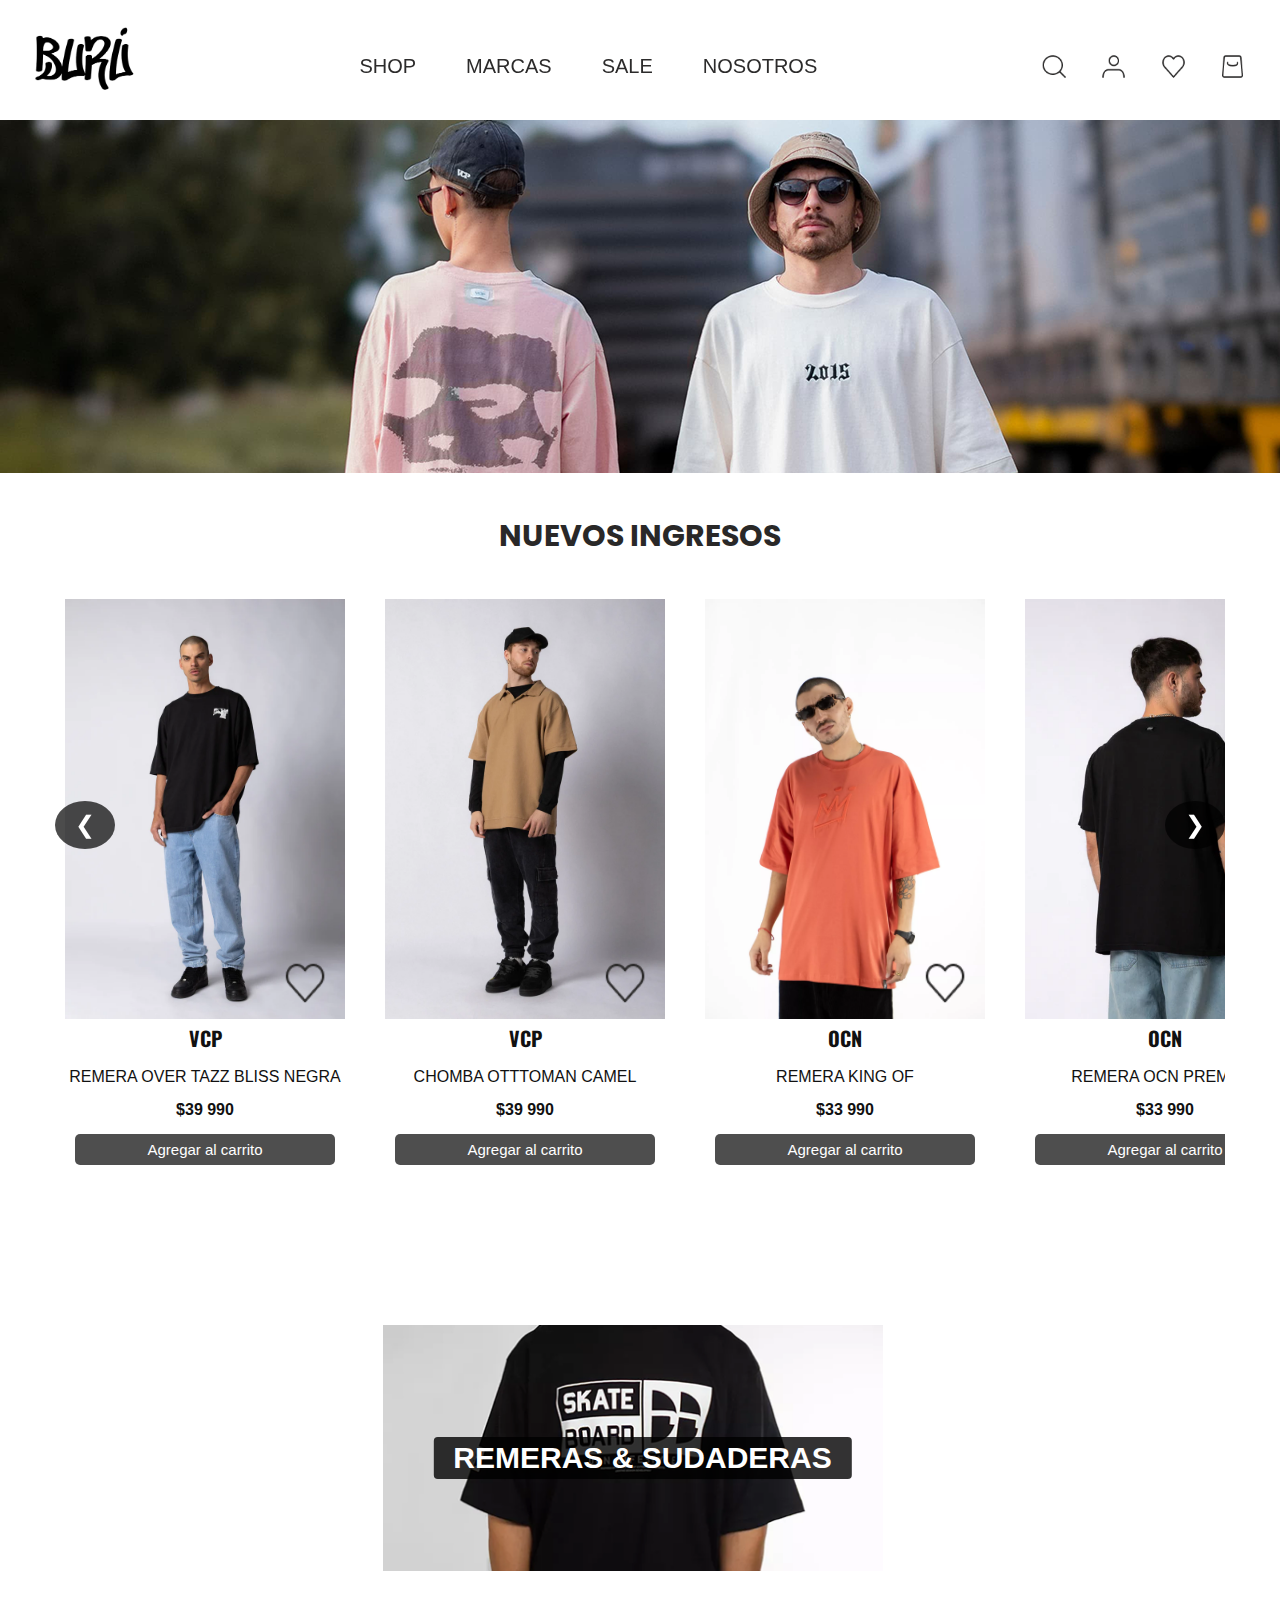
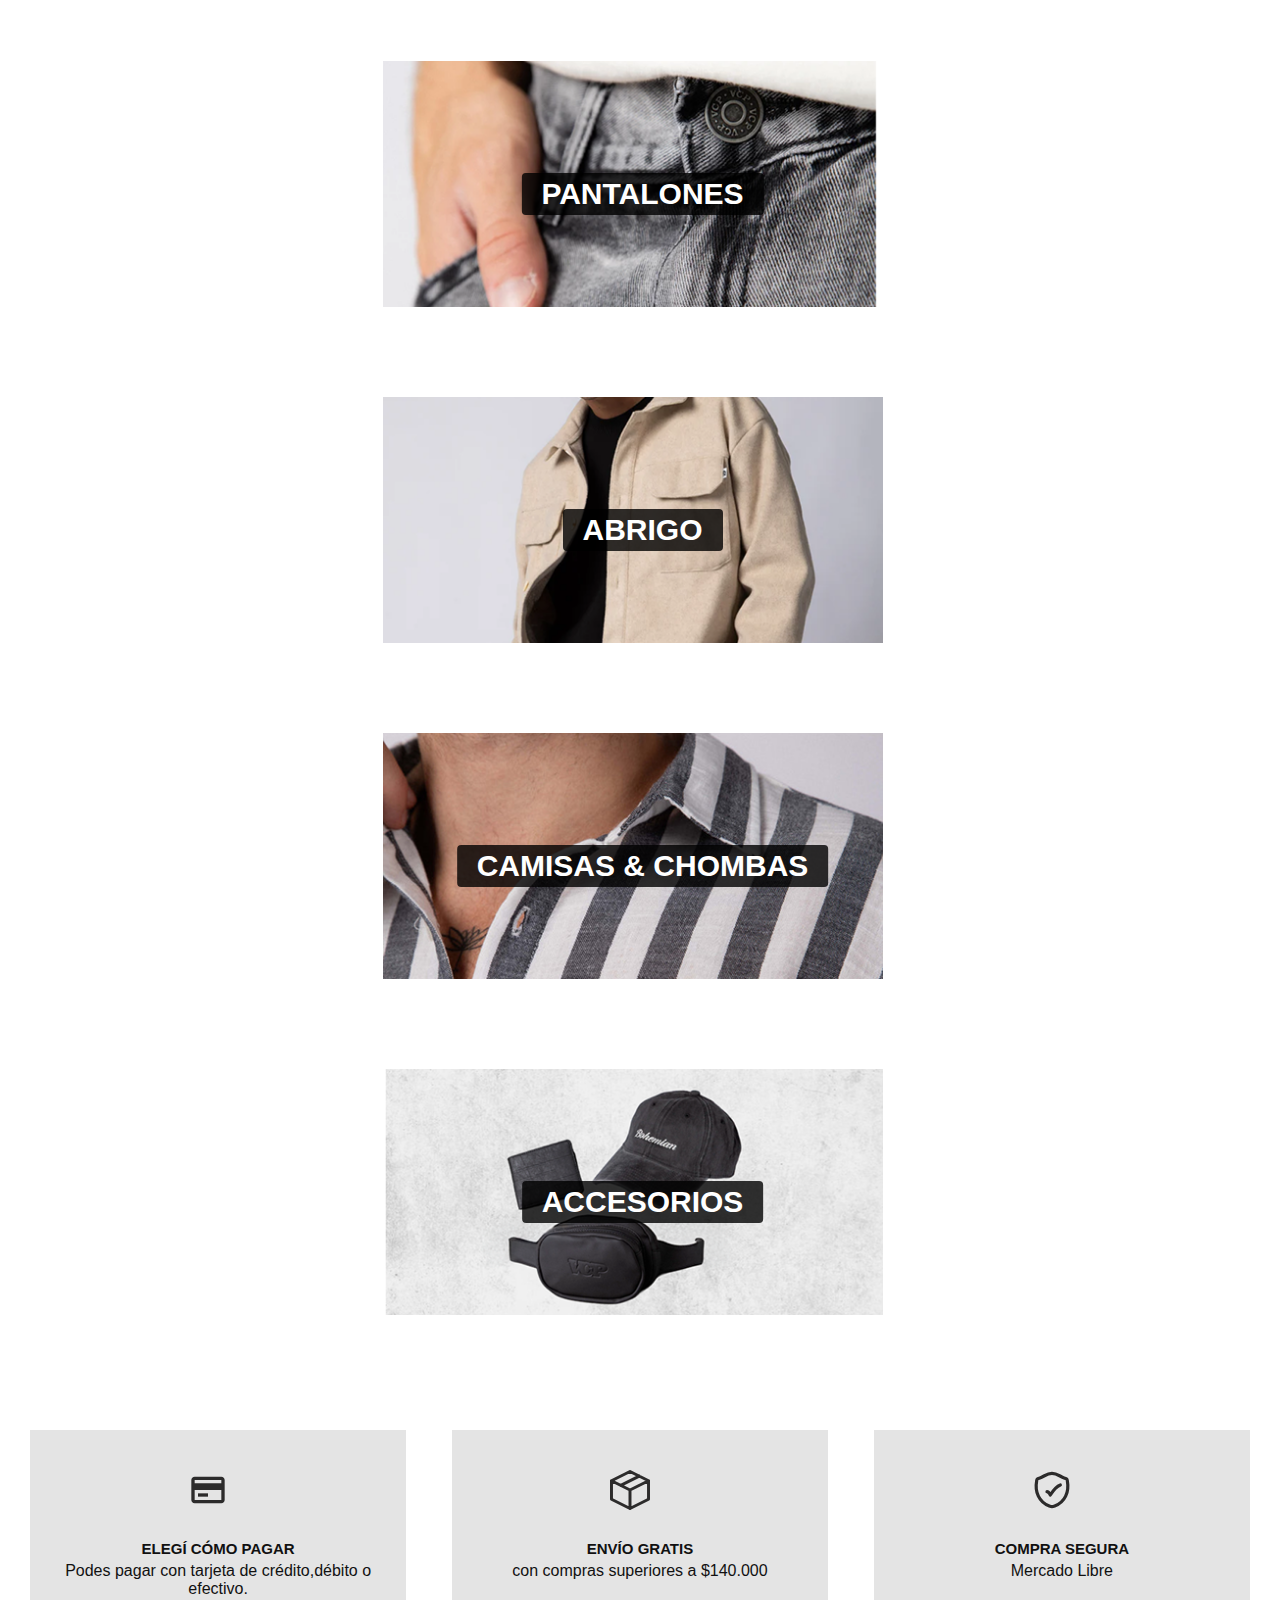
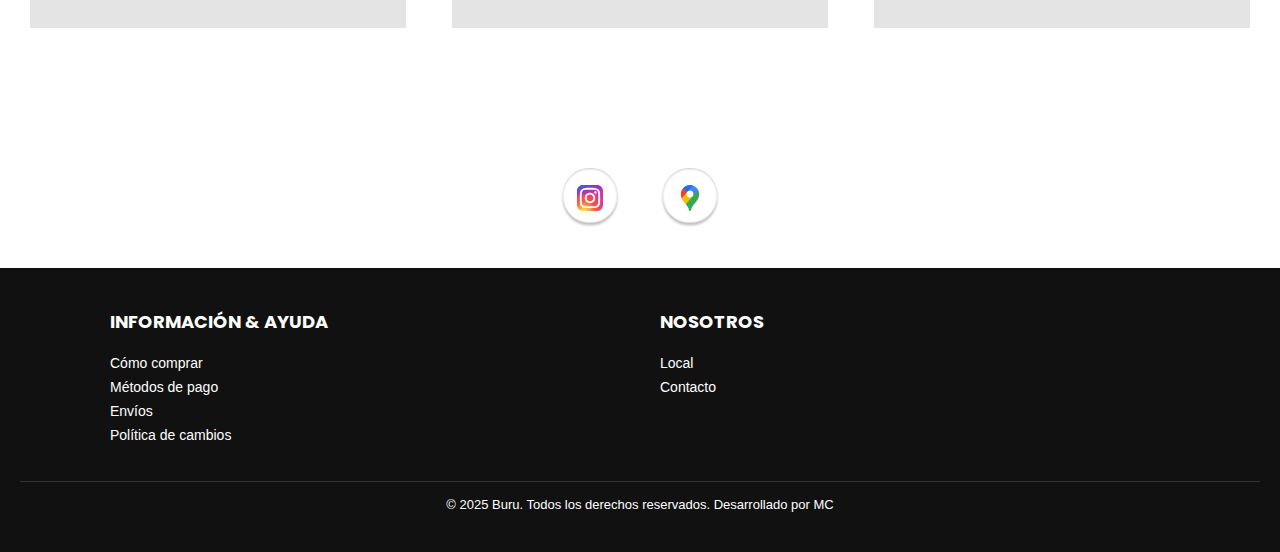
<file: index.html>
<!DOCTYPE html>
<html lang="es">
<head>
    <meta charset="UTF-8">
    <meta name="viewport" content="width=device-width, initial-scale=1.0">
    <title>Buru | Inicio</title>
    <link rel="stylesheet" href="styles.css">
</head>
<body>

    <header class="header">
        <div class="menu container">
            
        <img src="assets/Logo-en-negro.png" class="logo" alt="logo">
        
           <input type="checkbox" id="menu"/> 
           <label for="menu" class="menu-label">
              <img src="assets/menu.png"class="menu-icono" alt="menu">  
           </label>
           <nav class="navbar">
            <ul>
                <li><a href="pages/shop.html">shop</a></li>
                <li><a href="pages/marcas.html">marcas</a></li>
                <li><a href="pages/sale.html">sale</a></li>
                <li><a href="pages/nosotros.html">nosotros</a></li>
            </ul>
             </nav>
             <div>
                <ul class="menu-icons">
                    <li class="submenu">
                        <img src="assets/Search.png"  id="img-buscador" alt="Buscador">
                    </li>
                    
                    <li class="submenu">
                        <img src="assets/Profile.png" id="img-perfil" alt="perfil">
                    </li>
                     <li class="submenu">
                        <img src="assets/Favourite.png" id="img-favorito" alt="favorito">
                     </li>

        
                    <li class="submenu">
                        <img src="assets/Shop.png"  id="img-carrito" alt="carrito">
                        <div id="carrito">
                            <table id="lista-carrito">
                                <thead>
                                    <tr>
                                        <th>Imagen</th>
                                        <th>Nombre</th>
                                        <th>Precio</th>
                                        <th></th>
                                    </tr>
                                </thead>
                                <tbody></tbody>
                            </table>
                            <a href="#" id="vaciar-carrito" class="btn-2">Vaciar carrito</a>

                        </div>
                    </li>
                </ul>
             </div>
        </div>
     </header>

        <div class="header-content">
            <div class="header-img">
                <img src="assets/Foto-portada.png" class="header-img" alt="">
             </div>
         </div>

   

    
    <section class="carousel-container" id="lista-1">
        <div>
        <h2>Nuevos ingresos</h2>

        <div class="product-content">
            <div class="carousel">
            <button class="carousel-btn left" onclick="scrollCarousel(-1)">&#10094;</button>

            <div class="carousel-track">
             <div class="product">
                <div class="product-img-container">
                <img src="assets/Bliss-negra-3.webp" alt="">
                <img src="assets/Favourite.png"class="icon-fav" alt="">
                </div>
                <div class="product-txt">
                    <h3>VCP</h3>
                    <p>REMERA OVER TAZZ BLISS NEGRA</p>
                    <p class="precio">$39 990 </p>
                    <a href="#" class="agregar-carrito btn-2" data-id="1">Agregar al carrito</a>
                </div>
             </div>
            
            <div class="product">
                <div class="product-img-container">
                <img src="assets/Chomba-ottoman-camel-1.webp" alt="">
                <img src="assets/Favourite.png" class="icon-fav" alt="">
                </div>

                <div class="product-txt">
                    <h3>VCP</h3>
                    <p>CHOMBA OTTTOMAN CAMEL</p>
                    <p class="precio">$39 990</p>
                    <a href="#" class="agregar-carrito btn-2" data-id="2">Agregar al carrito</a>
                </div>
            </div>
        
            <div class="product">
                 <div class="product-img-container">
                <img src="assets/Remera-king-Of.webp"alt="">
                <img src="assets/Favourite.png"class="icon-fav" alt="">
                </div>
                <div class="product-txt">
                    <h3>OCN</h3>
                    <p>REMERA KING OF</p>
                    <p class="precio">$33 990</p>
                    <a href="#" class="agregar-carrito btn-2" data-id="3">Agregar al carrito</a>
                </div>
            </div>
            <div class="product">
                <div class="product-img-container">
                <img src="assets/Remera-negra-vcp.webp"alt="">
                <img src="assets/Favourite.png"class="icon-fav" alt="">
                </div>
                <div class="product-txt">
                    <h3>OCN</h3>
                    <p>REMERA OCN PREMIUM</p>
                    <p class="precio">$33 990</p>
                    <a href="#" class="agregar-carrito btn-2" data-id="4">Agregar al carrito</a>
                </div>
             </div>
             <div class="product">
                <div class="product-img-container">
                <img src="assets/Bliss-negra-3.webp" alt="">
                <img src="assets/Favourite.png"class="icon-fav" alt="">
                </div>
                <div class="product-txt">
                    <h3>VCP</h3>
                    <p>REMERA OVER TAZZ BLISS NEGRA</p>
                    <p class="precio">$39 990 </p>
                    <a href="#" class="agregar-carrito btn-2" data-id="1">Agregar al carrito</a>
                </div>
             </div>
            
            <div class="product">
                <div class="product-img-container">
                <img src="assets/Chomba-ottoman-camel-1.webp" alt="">
                <img src="assets/Favourite.png" class="icon-fav" alt="">
                </div>

                <div class="product-txt">
                    <h3>VCP</h3>
                    <p>CHOMBA OTTTOMAN CAMEL</p>
                    <p class="precio">$39 990</p>
                    <a href="#" class="agregar-carrito btn-2" data-id="2">Agregar al carrito</a>
                </div>
            </div>
        
            <div class="product">
                 <div class="product-img-container">
                <img src="assets/Remera-king-Of.webp"alt="">
                <img src="assets/Favourite.png"class="icon-fav" alt="">
                </div>
                <div class="product-txt">
                    <h3>OCN</h3>
                    <p>REMERA KING OF</p>
                    <p class="precio">$33 990</p>
                    <a href="#" class="agregar-carrito btn-2" data-id="3">Agregar al carrito</a>
                </div>
            </div>
            <div class="product">
                <div class="product-img-container">
                <img src="assets/Remera-negra-vcp.webp"alt="">
                <img src="assets/Favourite.png"class="icon-fav" alt="">
                </div>
                <div class="product-txt">
                    <h3>OCN</h3>
                    <p>REMERA OCN PREMIUM</p>
                    <p class="precio">$33 990</p>
                    <a href="#" class="agregar-carrito btn-2" data-id="4">Agregar al carrito</a>
                </div>
             </div>
             </div>
            </div>
            <button class="carousel-btn right" onclick="scrollCarousel(1)">&#10095;</button>
            </div>
        </section>
            
            
         
         <section>
         <div class="categoria-1">
         <div class="cat-img">
                <img src="assets/Remera-y-sudaderas.png" alt="">
                 <div class="cat-txt">
                <a href="#" class="btn-2">Remeras & Sudaderas</a>
                </div>
            </div>
            </div>
            <div class="categoria-1">
            <div class="cat-img">
                <img src="assets/Pantalones.png"alt="">
                <div class="cat-txt">
                <a href="#" class="btn-2">Pantalones</a>
                   </div>
             </div>
            </div>
    
            <div class="categoria-1">
              <div class="cat-img">
                <img src="assets/Abrigo.png"alt="">
                <div class="cat-txt">
                 <a href="#" class="btn-2">Abrigo</a>
                </div>
            </div>
            
        </div>
        <div class="categoria-1">
            <div class="cat-img">
                <img src="assets/Camisas-y-chombas.png"alt="">
                <div class="cat-txt">
                 <a href="#" class="btn-2">Camisas & Chombas</a>
                </div>
            </div>
            
        </div>
        <div class="categoria-1">
            <div class="cat-img">
                <img src="assets/Accesorios.png"alt="">
                <div class="cat-txt">
                 <a href="#" class="btn-2">Accesorios</a>
                </div>
            </div>
            
        </div>
        
        
    </section>
    <section class="icons container">
        <div class="icons-1">
            <div class="icon-img">
                <img src="assets/credit-icon.svg" class="icon-credit" alt="">
            </div>
                <div class="icon-txt">
                    <h3>Elegí cómo pagar </h3>
                    <p> 
                        Podes pagar con tarjeta de crédito,débito o efectivo.
                    </p>
                </div>
        </div>
        <div class="icons-1">
            <div class="icon-img">
                <img src="assets/envio-icon.svg"  alt="">
            </div>
                <div class="icon-txt">
                    <h3>Envío gratis</h3>
                    <p> 
                        con compras superiores a $140.000
                    </p>
                </div>
        </div>
        <div class="icons-1">
            <div class="icon-img">
                <img src="assets/security-icon.svg" alt="">
            </div>
                <div class="icon-txt">
                    <h3>Compra segura</h3>
                    <p> 
                        Mercado Libre
                    </p>
                </div>
        </div>

       
        

    </section>

     <section>
            <div class="icons-redes">
                <div class="icons-img">
                    <img src="assets/Circulo.png" class="icons-circulo" alt="">
                    <img src="assets/icon-instagram.svg" class="img-redes" alt="">
                </div>
                 <div class="icons-img">
                    <img src="assets/Circulo.png" class="icons-circulo" alt="">
                    <img src="assets/pin-ubicacion.svg"class="img-redes" alt="">
                </div>
            </div>


            </div>

        </section>

   

  
      <footer class="footer">
     <div class="footer-content container">
        <div class="footer-column">
            <h3>Información & ayuda</h3>
            <ul>
                <li><a href="#">Cómo comprar</a></li>
                <li><a href="#">Métodos de pago</a></li>
                <li><a href="#">Envíos</a></li>
                <li><a href="#">Política de cambios</a></li>
            </ul>
            </div>
        <div class="footer-column">
            <h3>Nosotros</h3>
            <ul>
                <li><a href="#">Local</a></li>
                <li><a href="#">Contacto</a></li>
            </ul>
        </div>
    </div>

    <div class="footer-copy">
        <p class="copy">© 2025 Buru. Todos los derechos reservados. Desarrollado por MC</p>
    </div>
 </footer>

</body>
 


</html>
</file>
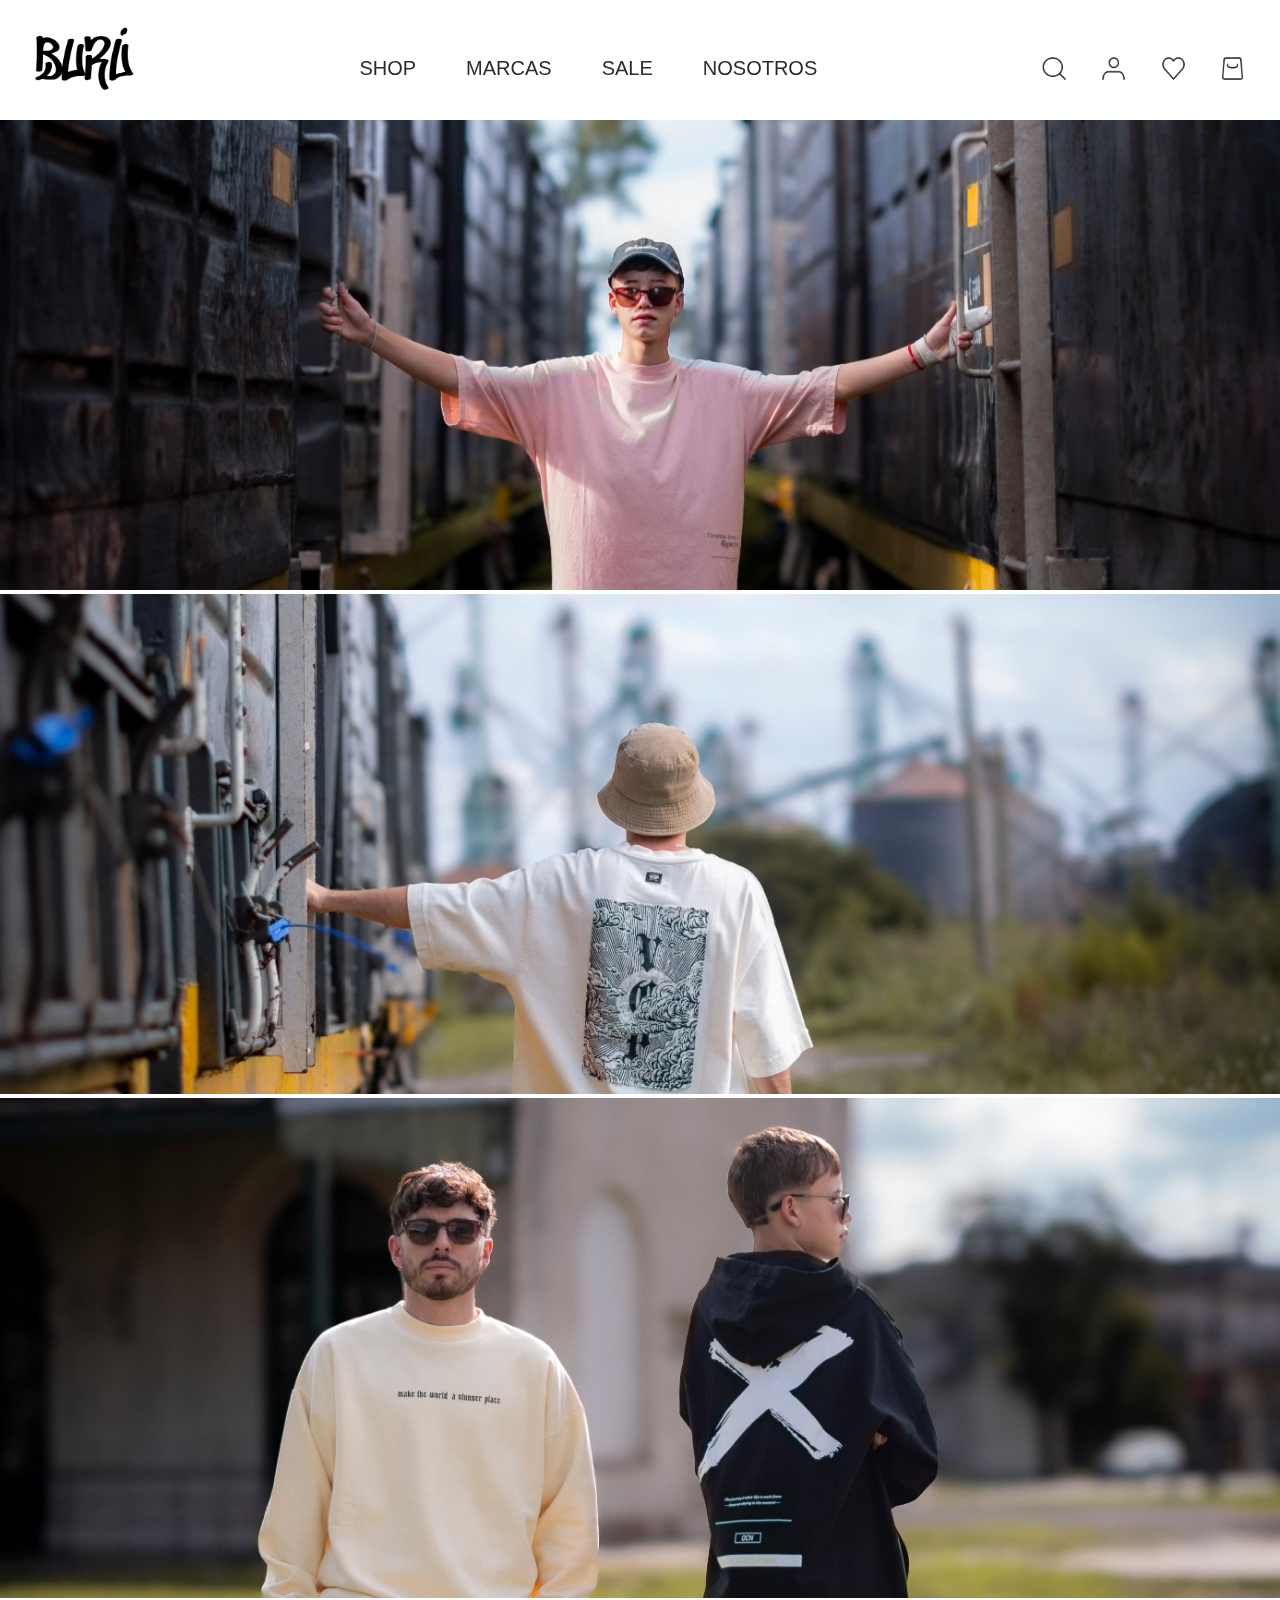
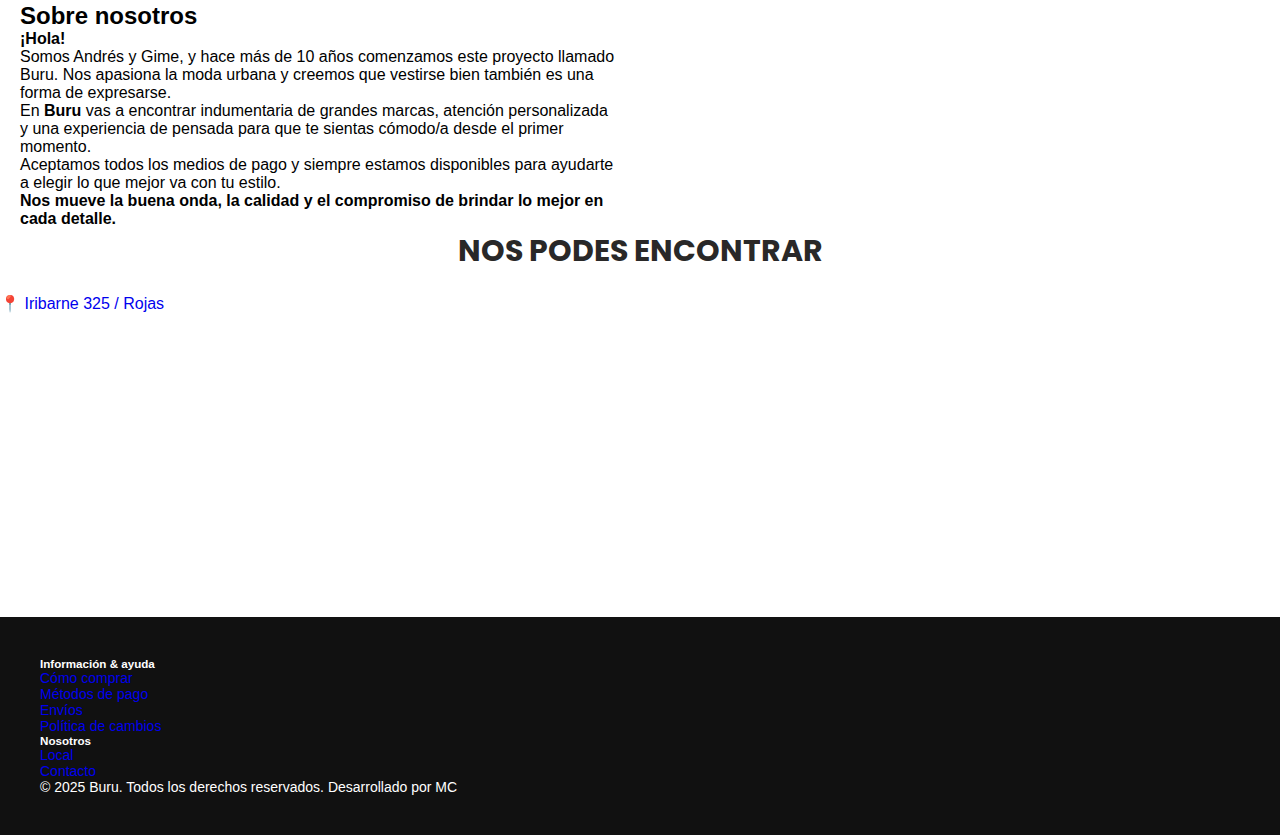
<file: pages/nosotros.html>
<!doctype html>
<html lang="en">
  <head>
    <meta charset="utf-8">
    <meta name="viewport" content="width=device-width, initial-scale=1">
    <title>Buru | Nosotros</title>
    <link rel="stylesheet" href="/styles.css">
    <link href="https://cdn.jsdelivr.net/npm/bootstrap@5.3.7/dist/css/bootstrap.min.css" rel="stylesheet" integrity="sha384-LN+7fdVzj6u52u30Kp6M/trliBMCMKTyK833zpbD+pXdCLuTusPj697FH4R/5mcr" crossorigin="anonymous">
  </head>
  <body>
     <header class="header">

        <div class="menu container">
          <a href="../index.html">
           <img src="../assets/Logo-en-negro.png" class="logo" alt="logo">
          </a>
           <input type="checkbox" id="menu"/> 
           <label for="menu">
              <img src="../assets/menu.png"class="menu-icono" alt="menu">  
           </label>
           <nav class="navbar">
            <ul>
                <li><a href="/pages/shop.html">shop</a></li>
                <li><a href="/pages/marcas.html">marcas</a></li>
                <li><a href="/pages/sale.html">sale</a></li>
                <li><a href="/pages/nosotros.html">nosotros</a></li>
            </ul>
             </nav>
             <div>
                <ul>
                    <li class="submenu">
                        <img src="../assets/Search.png" id="img-buscador" alt="Buscador">
                    </li>

                    
                    <li class="submenu">
                        <img src="../assets/Profile.png"id="img-perfil" alt="perfil">
                    </li>
                     <li class="submenu">
                        <img src="../assets/Favourite.png"id="img-favorito" alt="favorito">
                     </li>

        
                    <li class="submenu">
                        <img src="../assets/Shop.png" id="img-carrito" alt="carrito">
                        <div id="carrito">
                            <table id="lista-carrito">
                                <thead>
                                    <tr>
                                        <th>Imagen</th>
                                        <th>Nombre</th>
                                        <th>Precio</th>
                                        <th></th>
                                    </tr>
                                </thead>
                                <tbody></tbody>
                            </table>
                            <a href="#" id="vaciar-carrito" class="btn-2">Vaciar carrito</a>

                        </div>
                    </li>
                </ul>
             </div>
        </div>
     </header>
     <section class="container-fluid">
        <div id="carouselExampleSlidesOnly" class="carousel slide" data-bs-ride="carousel">
  <div class="carousel-inner">
    <div class="carousel-item active">
      <img src="../assets/Foto-sesion1.jpg" class="d-block w-100" alt="...">
    </div>
    <div class="carousel-item">
      <img src="../assets/Foto-sesion2.jpg" class="d-block w-100" alt="...">
    </div>
    <div class="carousel-item">
      <img src="../assets/Foto-sesion3.jpg" class="d-block w-100" alt="...">
    </div>
    </div>
  </div>
</div>
     </section>


     <main>
        <div class="container text-center">
  <div class="mx-auto" style="max-width: 600px;">
    <h2 class="text-center  m-5 text-uppercase">Sobre nosotros</h1>
    
    <h4>¡Hola!</h4> 
    <p>Somos Andrés y Gime, y hace más de 10 años comenzamos este proyecto llamado Buru. 
    Nos apasiona la moda urbana y creemos que vestirse bien también es una forma de expresarse.
<p class="text-center m-1">En <strong>Buru</strong> vas a encontrar indumentaria de grandes marcas, atención personalizada y una experiencia de 
     pensada para que te sientas cómodo/a desde el primer momento.</p>
     <p class="text-center m-1"> Aceptamos todos los medios de pago y siempre estamos disponibles para ayudarte a elegir lo que mejor 
        va con tu estilo.</p>
    

<p class="text-center fst-italic m-4"><strong>Nos mueve la buena onda, la calidad y el compromiso de brindar lo mejor en cada detalle.</strong></p>
</main>
    <section>
        <h2 class="text-center  m-5 text-uppercase">Nos podes encontrar</h1>
        <div class="d-flex justify-content-center m-5">
        <a href="https://www.google.com/maps?q=Iribarne+325,+Rojas,+Buenos+Aires" 
   target="_blank" 
   class="btn btn-outline-dark">
   📍 Iribarne 325 / Rojas
</a>
</div>
<iframe 
  src="https://www.google.com/maps/embed?pb=!1m18!1m12!1m3!1dXXXXXX!2dLONGITUD!3dLATITUD!2m3!1f0!2f0!3f0!3m2!1i1024!2i768!4f13.1!3m3!1m2!1s0xXXXXXXXXXXXX!2sIribarne+325,+Rojas,+Buenos+Aires!5e0!3m2!1ses!2sar!4v1234567890"
  width="100%" 
  height="300" 
  style="border:0;" 
  allowfullscreen="" 
  loading="lazy" 
  referrerpolicy="no-referrer-when-downgrade">
</iframe>

    </section>
<footer class="footer bg-dark text-white pt-4">
  <div class="container">
    <div class="row">
    
      <div class="col-md-6 mb-4">
        <h5>Información & ayuda</h5>
        <ul class="list-unstyled">
          <li><a href="#" class="text-white text-decoration-none">Cómo comprar</a></li>
          <li><a href="#" class="text-white text-decoration-none">Métodos de pago</a></li>
          <li><a href="#" class="text-white text-decoration-none">Envíos</a></li>
          <li><a href="#" class="text-white text-decoration-none">Política de cambios</a></li>
        </ul>
      </div>

      <div class="col-md-6 mb-4">
        <h5>Nosotros</h5>
        <ul class="list-unstyled">
          <li><a href="#" class="text-white text-decoration-none">Local</a></li>
          <li><a href="#" class="text-white text-decoration-none">Contacto</a></li>
        </ul>
      </div>
    </div>

    <div class="text-center border-top pt-3">
      <p class="mb-0 copy">© 2025 Buru. Todos los derechos reservados. Desarrollado por MC</p>
    </div>
  </div>
</footer>

    <script src="https://cdn.jsdelivr.net/npm/bootstrap@5.3.7/dist/js/bootstrap.bundle.min.js" integrity="sha384-ndDqU0Gzau9qJ1lfW4pNLlhNTkCfHzAVBReH9diLvGRem5+R9g2FzA8ZGN954O5Q" crossorigin="anonymous"></script>
  </body>
</html>
</file>
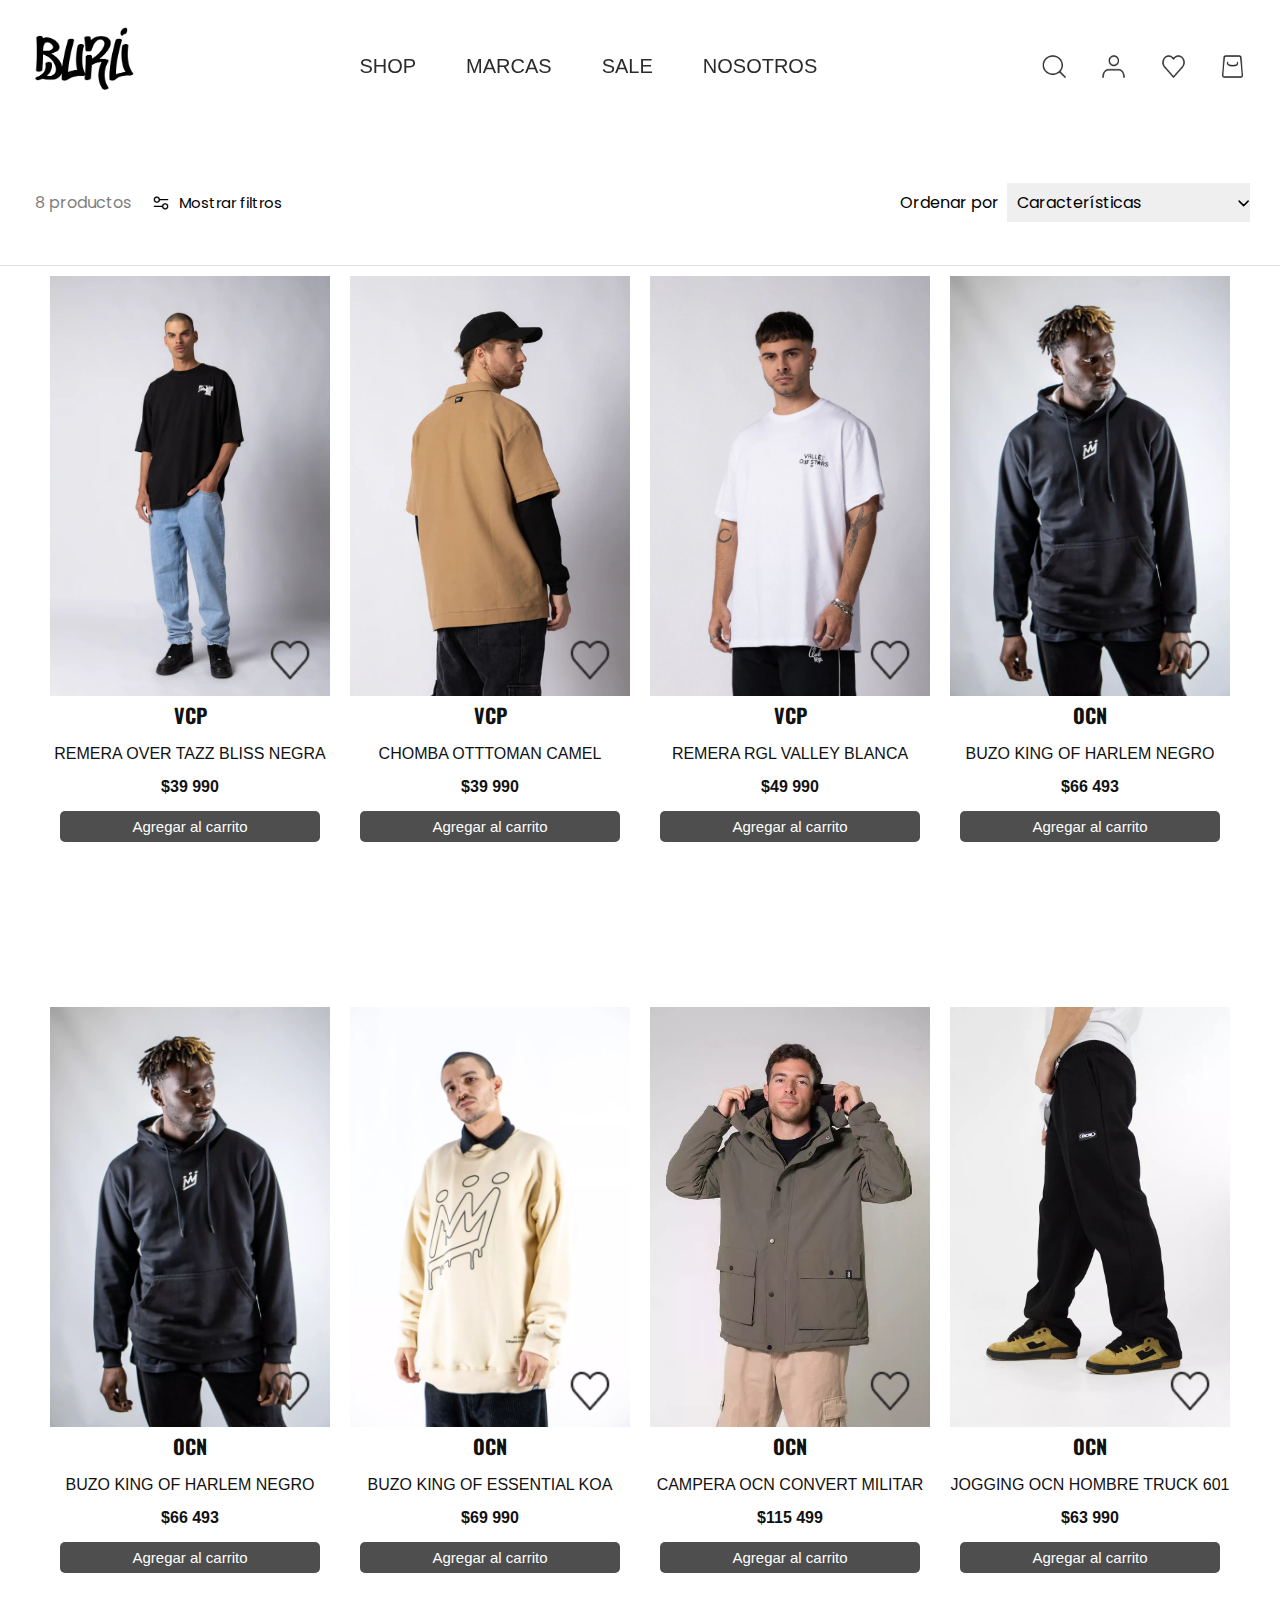
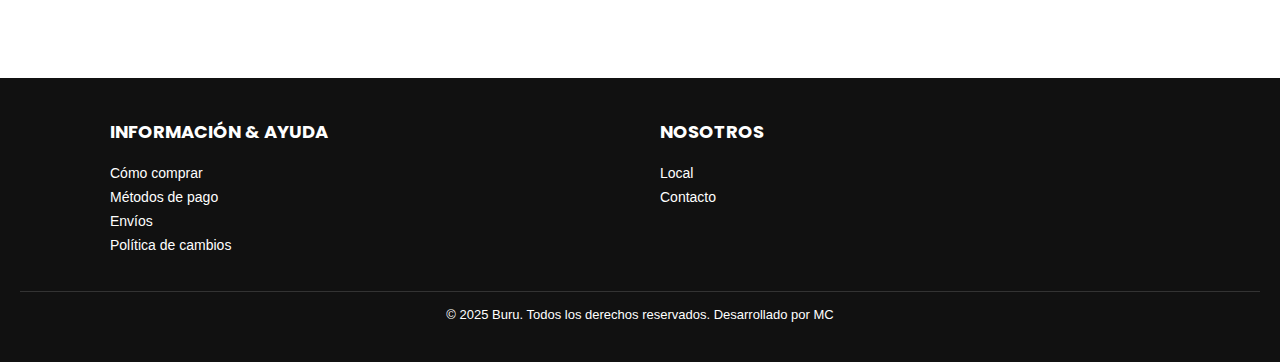
<file: pages/sale.html>
<!DOCTYPE html>
<html lang="es">
<head>
    <meta charset="UTF-8">
    <meta name="viewport" content="width=device-width, initial-scale=1.0">
    <title>Buru | Sale</title>
    <link rel="stylesheet" href="../styles.css">
</head>
<body>
   <header class="header">
        <div class="menu container">    
        <img src="../assets/Logo-en-negro.png" class="logo" alt="logo">
        
           <input type="checkbox" id="menu"/> 
           <label for="menu" class="menu-label">
              <img src="../assets/menu.png"class="menu-icono" alt="menu">  
           </label>
           <nav class="navbar">
            <ul>
                <li><a href="../pages/shop.html">shop</a></li>
                <li><a href="../pages/marcas.html">marcas</a></li>
                <li><a href="../pages/sale.html">sale</a></li>
                <li><a href="../pages/nosotros.html">nosotros</a></li>
            </ul>
             </nav>
             <div>
                <ul class="menu-icons">
                    <li class="submenu">
                        <img src="../assets/Search.png"  id="img-buscador" alt="Buscador">
                    </li>
                    
                    <li class="submenu">
                        <img src="../assets/Profile.png" id="img-perfil" alt="perfil">
                    </li>
                     <li class="submenu">
                        <img src="../assets/Favourite.png" id="img-favorito" alt="favorito">
                     </li>

        
                    <li class="submenu">
                        <img src="../assets/Shop.png"  id="img-carrito" alt="carrito">
                        <div id="carrito">
                            <table id="lista-carrito">
                                <thead>
                                    <tr>
                                        <th>Imagen</th>
                                        <th>Nombre</th>
                                        <th>Precio</th>
                                        <th></th>
                                    </tr>
                                </thead>
                                <tbody></tbody>
                            </table>
                            <a href="#" id="vaciar-carrito" class="btn-2">Vaciar carrito</a>

                        </div>
                    </li>
                </ul>
             </div>
             </div>
        </div>
     </header>


   <main class="products" id="lista-1">
    <div class="barra-filtros">
        <div class="izquierda"> 
        <p>8 productos</p>
        <button class="btn-filtro">
            <img src="../assets/icono-filtro.png" alt="Filtro">
            Mostrar filtros
        </button>
        </div>

        <div class="derecha">
            <label for="orden">Ordenar por</label>
            <div class="custom-select">
            <select  id="orden">
                <option value="caracteristicas">Características</option>
                <option value="precio-mayor">Precio: Mayor a menor</option>
                <option value="precio-menor">Precio: Menor a mayor</option>
                <option value="fecha-antiguo">Fecha: Antiguo a reciente</option>
                <option value="fecha-reciente">Fecha: Reciente a antiguo</option>
                <option value="az">Alfabéticamente: A-Z</option>
                <option value="za">Alfabéticamente: Z-A</option>
            </select>
            </div>

        </div>
    </div>

        <div class="product-content">

            <div class="product">
                
                <div class="product-img-container">
                <img src="../assets/Bliss-negra-3.webp" alt="">
                <img src="../assets/Favourite.png"class="icon-fav" alt="">
                </div>
                <div class="product-txt">
                    <h3>VCP</h3>
                    <p>REMERA OVER TAZZ BLISS NEGRA</p>
                    <p class="precio">$39 990 </p>
                    <a href="#" class="agregar-carrito btn-2" data-id="1">Agregar al carrito</a>
                </div>
            </div>
            
            <div class="product">
                <div class="product-img-container">
                <img src="../assets/Chomba-ottoman-camel-2.webp" alt="">
                <img src="../assets/Favourite.png"class="icon-fav" alt="">
                </div>

                <div class="product-txt">
                    <h3>VCP</h3>
                    <p>CHOMBA OTTTOMAN CAMEL</p>
                    <p class="precio">$39 990</p>
                    <a href="#" class="agregar-carrito btn-2" data-id="2">Agregar al carrito</a>
                </div>
            </div>
        
            <div class="product">
                <div class="product-img-container">
                <img src="../assets/Remera-rgl-Valley-Blanca.webp" alt="">
                <img src="../assets/Favourite.png"class="icon-fav" alt="">
                </div>
                <div class="product-txt">
                    <h3>VCP</h3>
                    <p>REMERA RGL VALLEY BLANCA</p>
                    <p class="precio">$49 990 </p>
                    <a href="#" class="agregar-carrito btn-2" data-id="1">Agregar al carrito</a>
                </div>
            </div>
            <div class="product">
                <div class="product-img-container">
                <img src="../assets/Buzo-King-Of-Art-Hombre-Harlem-Negro.webp"alt="">
                <img src="../assets/Favourite.png"class="icon-fav" alt="">
                </div>
                <div class="product-txt">
                    <h3>OCN</h3>
                    <p>BUZO KING OF HARLEM NEGRO</p>
                    <p class="precio">$66 493</p>
                    <a href="#" class="agregar-carrito btn-2" data-id="4">Agregar al carrito</a>
                </div>
            </div>
            
            
         </div>
      
    </main>
     
    <main class="products" id="lista-1">

        <div class="product-content">

            <div class="product">
               
                <div class="product-img-container">
                <img src="../assets/Buzo-King-Of-Art-Hombre-Harlem-Negro.webp"alt="">
                <img src="../assets/Favourite.png"class="icon-fav" alt="">
                </div>
                <div class="product-txt">
                    <h3>OCN</h3>
                    <p>BUZO KING OF HARLEM NEGRO</p>
                    <p class="precio">$66 493</p>
                    <a href="#" class="agregar-carrito btn-2" data-id="4">Agregar al carrito</a>
                </div>
            </div>
            
            <div class="product">
                <div class="product-img-container">
                <img src="../assets/Buzo-king-of-art-HEssentialKoa.webp"alt="">
                <img src="../assets/Favourite.png"class="icon-fav" alt="">
                </div>
                <div class="product-txt">
                    <h3>OCN</h3>
                    <p>BUZO KING OF ESSENTIAL KOA</p>
                    <p class="precio">$69 990</p>
                    <a href="#" class="agregar-carrito btn-2" data-id="3">Agregar al carrito</a>
                </div>
            </div>
        
            <div class="product">
                 <div class="product-img-container">
                <img src="../assets/Campera-Ocn-Hombre-Covert-Imp-Militar.webp"alt="">
                <img src="../assets/Favourite.png"class="icon-fav" alt="">
                </div>
                <div class="product-txt">
                    <h3>OCN</h3>
                    <p>CAMPERA OCN CONVERT MILITAR</p>
                    <p class="precio">$115 499</p>
                    <a href="#" class="agregar-carrito btn-2" data-id="3">Agregar al carrito</a>
                </div>
            </div>
            <div class="product">
                <div class="product-img-container">
                <img src="../assets/Jogging-Ocn-Hombre-Truck-601.webp"alt="">
                <img src="../assets/Favourite.png"class="icon-fav" alt="">
                </div>
                <div class="product-txt">
                    <h3>OCN</h3>
                    <p>JOGGING OCN HOMBRE TRUCK 601</p>
                    <p class="precio">$63 990</p>
                    <a href="#" class="agregar-carrito btn-2" data-id="4">Agregar al carrito</a>
                </div>
            </div>
            
            
         </div>

       
      
    </main>
     
     
      <footer class="footer">
     <div class="footer-content container">
        <div class="footer-column">
            <h3>Información & ayuda</h3>
            <ul>
                <li><a href="#">Cómo comprar</a></li>
                <li><a href="#">Métodos de pago</a></li>
                <li><a href="#">Envíos</a></li>
                <li><a href="#">Política de cambios</a></li>
            </ul>
            </div>
        <div class="footer-column">
            <h3>Nosotros</h3>
            <ul>
                <li><a href="#">Local</a></li>
                <li><a href="#">Contacto</a></li>
            </ul>
        </div>
    </div>

    <div class="footer-copy">
        <p class="copy">© 2025 Buru. Todos los derechos reservados. Desarrollado por MC</p>
    </div>
 </footer>

   <script>
  function scrollCarousel(direction) {
    const track = document.querySelector('.carousel-track');
    const scrollAmount = 300; // Ajustalo según el ancho de tu producto
    track.scrollBy({
      left: direction * scrollAmount,
      behavior: 'smooth'
    });
  }
</script>

    
    
</body>
</html>
</file>
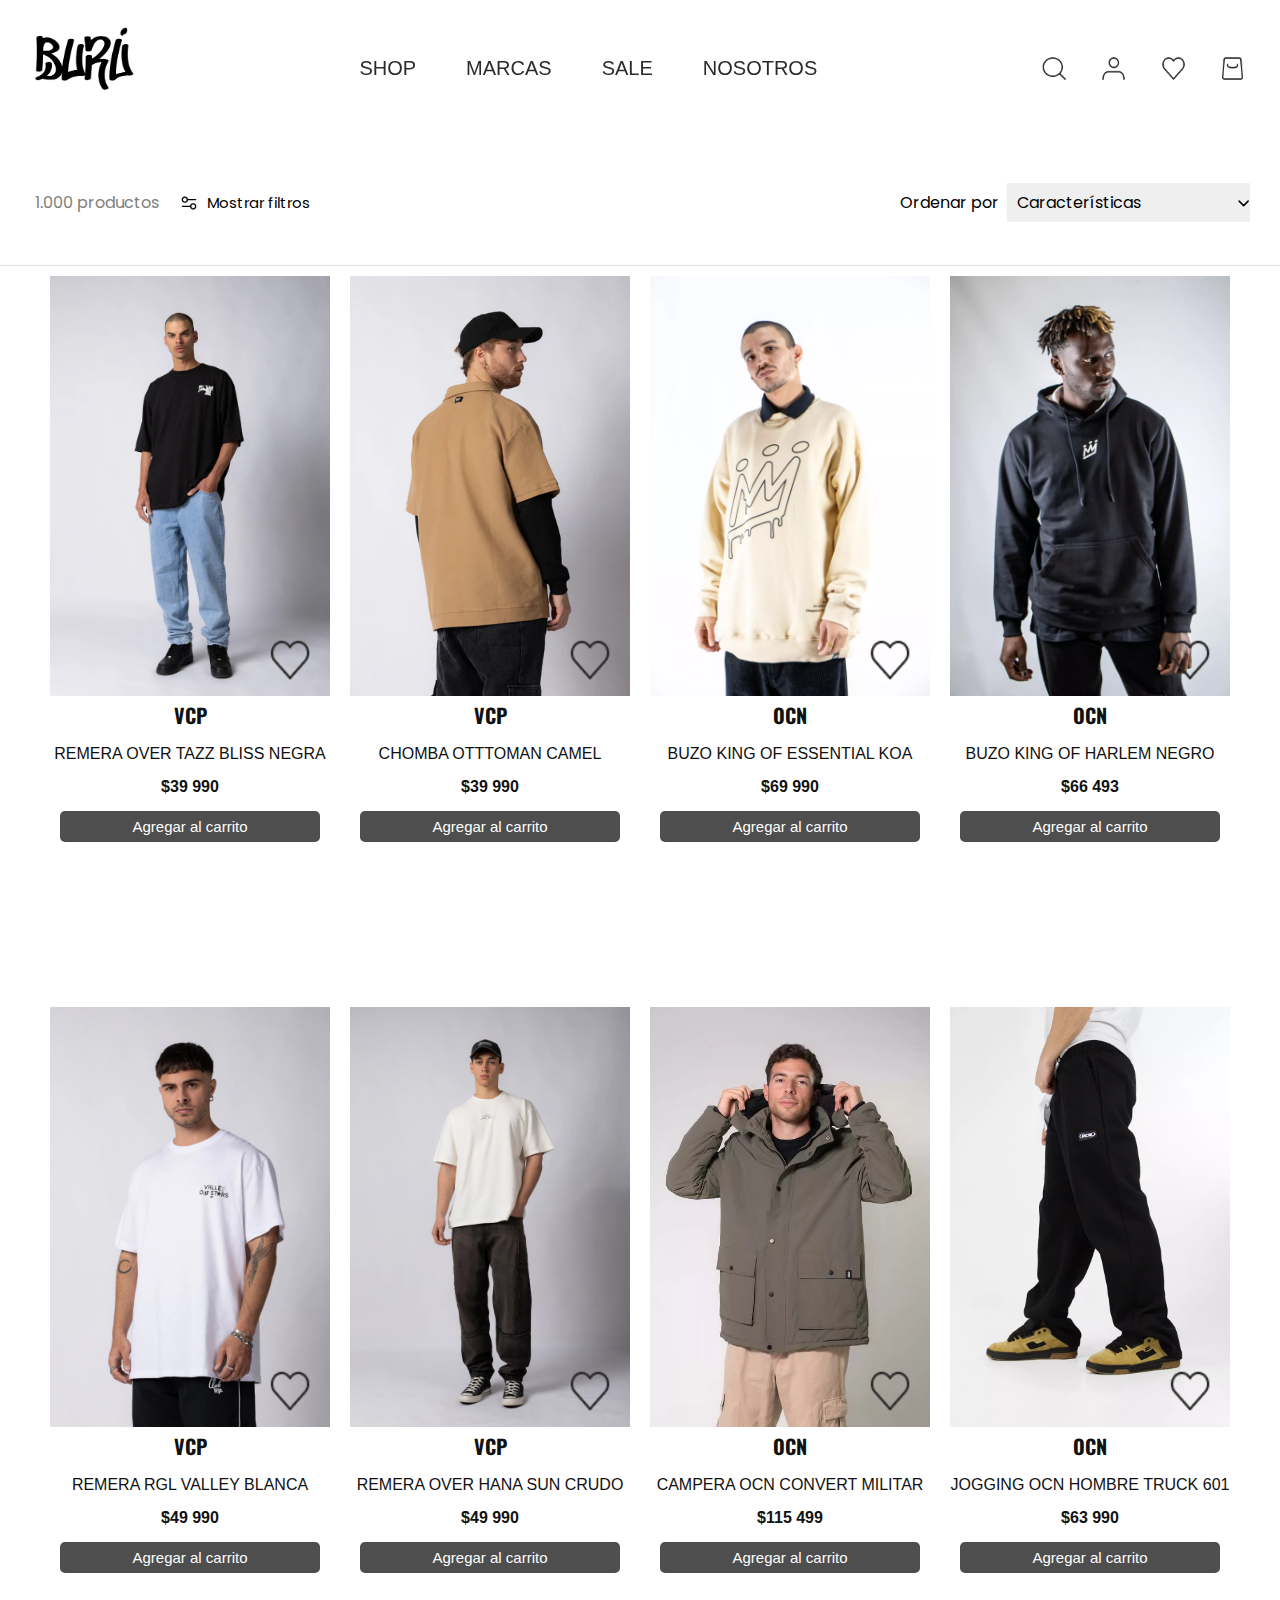
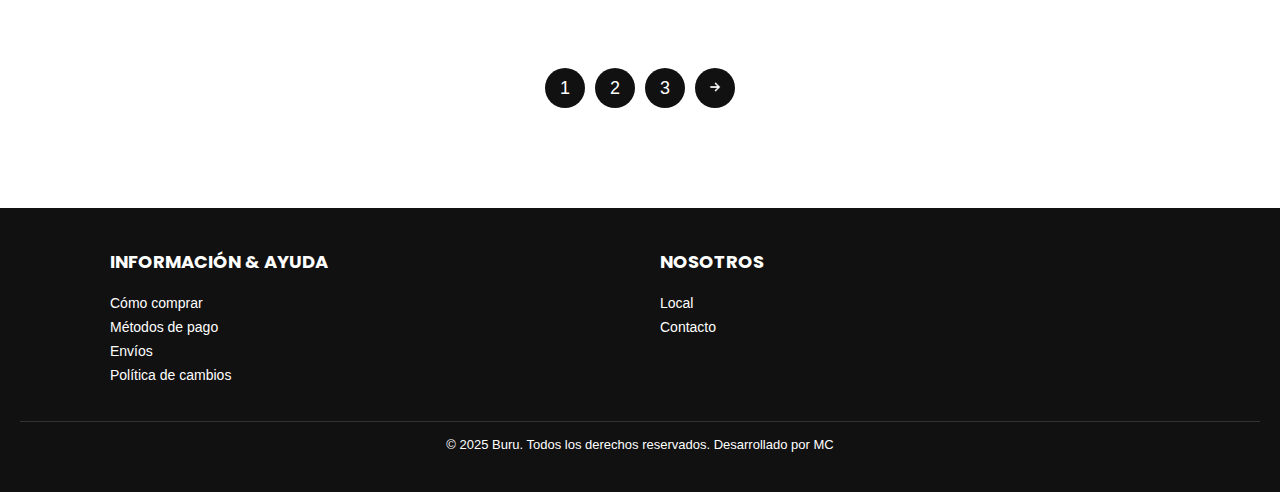
<file: pages/shop.html>
<!DOCTYPE html>
<html lang="es">
<head>
    <meta charset="UTF-8">
    <meta name="viewport" content="width=device-width, initial-scale=1.0">
    <title>Buru | Shop</title>
    <link rel="stylesheet" href="../styles.css">
</head>
<body>
 
   <header class="header">

        <div class="menu container">
          <a href="../index.html">
           <img src="../assets/Logo-en-negro.png" class="logo" alt="logo">
          </a>
           <input type="checkbox" id="menu"/> 
           <label for="menu">
              <img src="../assets/menu.png"class="menu-icono" alt="menu">  
           </label>
           <nav class="navbar">
            <ul>
                <li><a href="shop.html">shop</a></li>
                <li><a href="marcas.html">marcas</a></li>
                <li><a href="sale.html">sale</a></li>
                <li><a href="nosotros.html">nosotros</a></li>
            </ul>
             </nav>
             <div>
                <ul>
                    <li class="submenu">
                        <img src="../assets/Search.png" id="img-buscador" alt="Buscador">
                    </li>

                    
                    <li class="submenu">
                        <img src="../assets/Profile.png"id="img-perfil" alt="perfil">
                    </li>
                     <li class="submenu">
                        <img src="../assets/Favourite.png"id="img-favorito" alt="favorito">
                     </li>

        
                    <li class="submenu">
                        <img src="../assets/Shop.png" id="img-carrito" alt="carrito">
                        <div id="carrito">
                            <table id="lista-carrito">
                                <thead>
                                    <tr>
                                        <th>Imagen</th>
                                        <th>Nombre</th>
                                        <th>Precio</th>
                                        <th></th>
                                    </tr>
                                </thead>
                                <tbody></tbody>
                            </table>
                            <a href="#" id="vaciar-carrito" class="btn-2">Vaciar carrito</a>

                        </div>
                    </li>
                </ul>
             </div>
        </div>
     </header>
   <main class="products" id="lista-1">

    <div class="barra-filtros">
        <div class="izquierda"> 
        <p>1.000 productos</p>
        <button class="btn-filtro">
            <img src="../assets/icono-filtro.png" alt="Filtro">
            Mostrar filtros
        </button>
        </div>

        <div class="derecha">
            <label for="orden">Ordenar por</label>
            <div class="custom-select">
            <select  id="orden">
                <option value="caracteristicas">Características</option>
                <option value="precio-mayor">Precio: Mayor a menor</option>
                <option value="precio-menor">Precio: Menor a mayor</option>
                <option value="fecha-antiguo">Fecha: Antiguo a reciente</option>
                <option value="fecha-reciente">Fecha: Reciente a antiguo</option>
                <option value="az">Alfabéticamente: A-Z</option>
                <option value="za">Alfabéticamente: Z-A</option>
            </select>
            </div>

        </div>
    </div>

        <div class="product-content">
           

            <div class="product">
                <div class="product-img-container">
                <img src="../assets/Bliss-negra-3.webp" alt="">
                <img src="../assets/Favourite.png"class="icon-fav" alt="">
                </div>
                <div class="product-txt">
                    <h3>VCP</h3>
                    <p>REMERA OVER TAZZ BLISS NEGRA</p>
                    <p class="precio">$39 990 </p>
                    <a href="#" class="agregar-carrito btn-2" data-id="1">Agregar al carrito</a>
                </div>
            </div>
            
            <div class="product">
                <div class="product-img-container">
                <img src="../assets/Chomba-ottoman-camel-2.webp" alt="">
                <img src="../assets/Favourite.png"class="icon-fav" alt="">
                </div>

                <div class="product-txt">
                    <h3>VCP</h3>
                    <p>CHOMBA OTTTOMAN CAMEL</p>
                    <p class="precio">$39 990</p>
                    <a href="#" class="agregar-carrito btn-2" data-id="2">Agregar al carrito</a>
                </div>
            </div>
        
            <div class="product">
                 <div class="product-img-container">
                <img src="../assets/Buzo-king-of-art-HEssentialKoa.webp"alt="">
                <img src="../assets/Favourite.png"class="icon-fav" alt="">
                </div>
                <div class="product-txt">
                    <h3>OCN</h3>
                    <p>BUZO KING OF ESSENTIAL KOA</p>
                    <p class="precio">$69 990</p>
                    <a href="#" class="agregar-carrito btn-2" data-id="3">Agregar al carrito</a>
                </div>
            </div>
            <div class="product">
                <div class="product-img-container">
                <img src="../assets/Buzo-King-Of-Art-Hombre-Harlem-Negro.webp"alt="">
                <img src="../assets/Favourite.png"class="icon-fav" alt="">
                </div>
                <div class="product-txt">
                    <h3>OCN</h3>
                    <p>BUZO KING OF HARLEM NEGRO</p>
                    <p class="precio">$66 493</p>
                    <a href="#" class="agregar-carrito btn-2" data-id="4">Agregar al carrito</a>
                </div>
            </div>
            
            
         </div>
      
    </main>
     
    <main class="products" id="lista-1">

        <div class="product-content">
            

            <div class="product">
                <div class="product-img-container">
                <img src="../assets/Remera-rgl-Valley-Blanca.webp" alt="">
                <img src="../assets/Favourite.png"class="icon-fav" alt="">
                </div>
                <div class="product-txt">
                    <h3>VCP</h3>
                    <p>REMERA RGL VALLEY BLANCA</p>
                    <p class="precio">$49 990 </p>
                    <a href="#" class="agregar-carrito btn-2" data-id="1">Agregar al carrito</a>
                </div>
            </div>
            
            <div class="product">
                <div class="product-img-container">
                <img src="../assets/Remera-Over-Hana-Sun-Crudo.webp" alt="">
                <img src="../assets/Favourite.png"class="icon-fav" alt="">
                </div>

                <div class="product-txt">
                    <h3>VCP</h3>
                    <p>REMERA OVER HANA SUN CRUDO</p>
                    <p class="precio">$49 990</p>
                    <a href="#" class="agregar-carrito btn-2" data-id="2">Agregar al carrito</a>
                </div>
            </div>
        
            <div class="product">
                 <div class="product-img-container">
                <img src="../assets/Campera-Ocn-Hombre-Covert-Imp-Militar.webp"alt="">
                <img src="../assets/Favourite.png"class="icon-fav" alt="">
                </div>
                <div class="product-txt">
                    <h3>OCN</h3>
                    <p>CAMPERA OCN CONVERT MILITAR</p>
                    <p class="precio">$115 499</p>
                    <a href="#" class="agregar-carrito btn-2" data-id="3">Agregar al carrito</a>
                </div>
            </div>
            <div class="product">
                <div class="product-img-container">
                <img src="../assets/Jogging-Ocn-Hombre-Truck-601.webp"alt="">
                <img src="../assets/Favourite.png"class="icon-fav" alt="">
                </div>
                <div class="product-txt">
                    <h3>OCN</h3>
                    <p>JOGGING OCN HOMBRE TRUCK 601</p>
                    <p class="precio">$63 990</p>
                    <a href="#" class="agregar-carrito btn-2" data-id="4">Agregar al carrito</a>
                </div>
            </div>
            
            
         </div>

         <div class="paginacion">
            <button>1</button>
             <button>2</button>
             <button>3</button>
             <button><img src="../assets/icono-flecha.png" alt=""></button>
</div>
      
    </main>
     
     
      <footer class="footer">
     <div class="footer-content container">
        <div class="footer-column">
            <h3>Información & ayuda</h3>
            <ul>
                <li><a href="#">Cómo comprar</a></li>
                <li><a href="#">Métodos de pago</a></li>
                <li><a href="#">Envíos</a></li>
                <li><a href="#">Política de cambios</a></li>
            </ul>
            </div>
        <div class="footer-column">
            <h3>Nosotros</h3>
            <ul>
                <li><a href="#">Local</a></li>
                <li><a href="#">Contacto</a></li>
            </ul>
        </div>
    </div>

    <div class="footer-copy">
        <p class="copy">© 2025 Buru. Todos los derechos reservados. Desarrollado por MC</p>
    </div>
 </footer>
   </body>
   </html>
</file>
<file: styles.css>
@import url('https://fonts.googleapis.com/css2?family=Oswald:wght@400;500;600;700&family=Poppins:wght@400;500;600;700;800&display=swap');

/*
font-family: 'Oswald', sans-serif;
font-family: 'Poppins', sans-serif;
*/
*{
    margin: 0;
    padding: 0;
    box-sizing: border-box;
    text-decoration: none;
    list-style: none;
}
body    {
    font-family: "poppins:wght@400",sans-serif;
    padding-top: 90px;
}
img     {
    max-width: 100%;
    
}
.container  {
    max-width: 1400px;
    margin: 0 auto;
    padding: 0 20px;

}
.header {
    position: fixed;
    top: 0;
    left: 0;
    width: 100%;
    display: flex;
    height: 100px;
    justify-content: space-between;
    padding: 0 20px;;
    align-items: center;
    background-color: #ffffff;
    z-index: 10;

}
.menu   {
    position: absolute;
    top: 0;
    left: 0;
    right: 0;
    display: flex;
    align-items: center;
    justify-content: space-between;
}
.logo {
   width: 130px;
   border-bottom:none;
   justify-content:space-between;
   align-items: center;
   padding: 0px;
   margin: 10px 0 20px 0px;   
   cursor: pointer; 
   transition:box-shadow 0.3s ease;

    }

    .logo:hover {
        box-shadow: 0 5px rgba(0, 0, 0, 0,1);
        transform: scale(1.05);
        border-radius: 30%;
        
    }
.menu .navbar ul li     {
    position: relative;
    float:left;    
    margin: 0 10px;
}

.menu .navbar ul li a   {
    font-size: 20px;
    margin: 10px;
    padding: 5px 5px;
    color:#2C2B2B;
    display:block;
    text-transform: uppercase;
    text-decoration: none;

}

.menu .navbar ul li a:hover {
    background-color: #111111d0;
    border-radius: 10%;
    transition: all 0.3s ease;
    text-decoration: none;
    color: #ffffff;
    cursor: pointer;
}
#menu   {
    display: none;
}

.menu-icono     {
    width: 25px;
    justify-content: space-between;
    align-items:center;
    cursor: pointer;



}

.menu label{
    cursor: pointer;
    display: none;
}

.submenu  {
    display: inline-flex;
    position:relative;
    justify-content: space-between;
    width: 35px;
    padding: 0%;
    margin: 10px;
    cursor: pointer;
}

.submenu #carrito   {
    display: none;
}

.submenu:hover #carrito     {
    display: block;
    position: absolute;
    right: 0;
    backdrop-filter: blur(10px);
    top: 100%;
    z-index: 1;
    background-color: #4e4b5076;
    padding: 20px;
    min-width: 400px;
}

table       {
    width: 100%;
}

th, td  {
    color: #ffffff;
}
.borrar     {
    background-color: #111111;
    border-radius: 50%;
    padding: 5px 10px;
    text-decoration: none;
    color: #ffffff;
    font-weight: 800;
    cursor: pointer;
}

.header {
    padding: 60px;
    }

.header-content  {
    width: 100%;
    padding: 0;
    margin: 0;
    align-items: center;
    background-size: cover;
    background-position: center;


    
}

.header-img  {
    width: 100%;
    height: auto;
    display: block;
    
}



.categoria-1{
    display: block;
    justify-content: center;
    align-items: center;
    flex-basis: calc(33.3% - 15px);
    padding: 35px;
    margin: 20px;
}

.cat-img{
    position: relative;
    flex-basis: 50%;
    margin-right: 15px;
    
}

.cat-img img{
    width: 100%;
    max-width: 500px;
    height: auto;
    display: block;
    margin: 0 auto;
}

.cat-img .btn-2 {
    position: absolute;
    top: 50%;
    left: 50%;
    transform: translate(-50%, -50%);
}


.cat-txt {
    flex-basis: 50%;
    text-align: center;
}

.categoria-1 .btn-2 {
    position: absolute;
    transform: translateX(-50%, -50%);
    background-color: rgba(0, 0, 0, 0.8);
    color: white;
    padding: 4px 20px;
    font-weight: bold;
    font-size: 30px;
    text-transform: uppercase;
    border-radius: 4px;
    text-align: center;
    white-space: nowrap;
    max-width: 100%;
}


.marca-txt{
    font-size: 15px;
    color: rgb(153, 152, 152);
    text-align: start;
    margin-left: 70px;

    
}

.logo-marca {
  width: 100px;
  height: auto;
  border-radius: 50px;
  border-bottom: #111111;
  margin: 60px;
  align-content: center;
  align-items: center;
}

.seccion-marcas{
  display: inline-flex;
  justify-content:space-between;
  align-items: center;
  align-content: center;
}

.carousel-container {
    position: relative;
    padding: 40px 20px;
    overflow: hidden;
    max-width: 100%;
}

.carousel {
    position: relative;
    width: 100%;
    overflow: hidden;
}

.carousel-track {
  display: flex;
  gap: 20px;
  transition: transform 0.5s ease;
  overflow-x: auto;
  scroll-behavior: smooth;
  scrollbar-width: none;
  padding: 10px 0;
}

.carousel-track::-wedkit-scrollbar {
    display:none;
}
.carousel-btn {
    background-color: rgba(0, 0, 0, 0.7);
    color: white;
    border: none;
    font-size: 24px;
    padding: 10px 20px;
    cursor: pointer;
    position: absolute;
    top: 40%;
    transform: translateY(-50%);
    z-index: 10;
    border-radius: 50%;
}

.carousel-btn.left {
    left: 0;
}

.carousel-btn.right {
    right: 0;
}

.products   {
    padding: 50px 0;
    text-align: center;
}

section h2 {
    display:flex;
    justify-content: center;
    text-align: center;
    color: #292828;
    font-family: poppins;
    font-size: 30px;
    text-transform: uppercase;
    margin-bottom: 20px;

}

.product-content    {
    position: relative;
    display: flex;
    align-items: center;
    justify-content: center;
    margin: 0 35px 35px;
    }

.product    {
    min-width: 300px;
    max-width: 300px;
    flex-wrap: 0;
    background-color: #ffffff;
    border-radius: 8px;
    padding: 10px;


    
}
.product-marcas    {
    
    min-width: 300px;
    max-width: 300px;
    flex-wrap: 0;
    background-color: #ffffff;
    border-radius: 8px;
    padding: 10px;   
}


.product-img-container{
    position: relative;

}

.product-img-container img-first.chirl {
    width: 100%;
    display: block;
}

.icon-fav  {
    position: absolute;
    bottom: 10px;
    right: 10px;
    width: 60px;

}

.product h3{
    text-align: center;
    font-size: 20px ;
    color: #111111;
    font-family:"Oswald" , sans-serif ;
    text-transform: uppercase;
    margin-bottom: 15px;
}

.product p, .precio  {
    text-align: center;
    font-size: 16px;
    color: #111111;
    margin-bottom: 15px;
}

.precio     {
    font-weight: 800;
}

.btn-2  {
    display: flex;
    padding: 7px 10px ;
    background-color: #111111be;
    color: #ffffff;
    border-radius: 5px;
    font-size: 15px;
    justify-content: center;
    align-items: center;
    margin: 10px;
    position:relative;
    }

.icons  {
    padding: 50px 0 100px 0;
    margin: 30px;
    display: flex;
    justify-content: space-between;
}

.icons-1    {
    flex-basis: calc(33.3% - 30px);
    display: flex;
    flex-direction: column;
    align-items: center;
    justify-content: space-between;
    padding: 30px;
    background-color:#0808081c;
}

.icon-img img{
    width: 40px;
    height: 40px;
    display: flex;
    align-items: center;
    justify-content: center;
    margin: 10px 40px 30px 20px;
}

.icon-credit{
    width: 60px;
}


.icon-txt {
    flex-basis: 70%;
    display: inline;
    flex-direction: column;
    align-items: center;
    text-align: center;
    justify-content: space-between;
}

.icon-txt h3    {
    font-size: 15px;
    color: #111111;
    font-family: "poppins:wght@500", sans-serif;
    margin-bottom:5px;
    font-weight: 600;
    text-align: center;
    text-transform: uppercase;
}

.icon-txt p     {
    font-family: "poppins:wght@400",sans-serif;
    font-size: 16px;
    color: #111111;
    display: inline;
    text-align: center;
}

.icons-redes {
    display: flex;
    justify-content: center;
    gap: 40px;
    margin:40px 0;
    position: relative;
    z-index: 5;

}

.icons-img{
    position: relative;
    width: 60px;
    height: 60px;
}

.icons-circulo {
    position: absolute;
    top: 0;
    left: 0;
    width: 60px;
    height: 60px;
    z-index: 1;


}

.img-redes{
    position: absolute;
    top: 50%;
    left: 50%;
    width: 26px;
    height: 26px;
    z-index: 2;
    transform: translate(-50%, -50%);
    transition: transform 0.3s ease;
    
    
    
}

.footer {
  background-color: #111;
  color: #fff;
  padding: 40px 20px;
  font-family: 'Arial', sans-serif;
  font-size: 14px;
}

.footer-content {
  display: flex;
  flex-wrap: wrap;
  justify-content: space-between;
  gap: 40px;
  max-width: 1100px;
  margin: 0 auto;
    
}


.footer-column {
  flex: 1;
  min-width: 200px;
}


.footer-column h3{
    font-size: 18px;
    color: #ffffff;
    font-family: "Poppins", sans-serif;
    text-transform: uppercase;
    margin-bottom: 20px;
}

.footer-column ul {
  list-style: none;
  padding: 0;
  margin: 0;
}

.footer-column ul li {
  margin-bottom: 8px;
}

.footer-column ul li a {
  color: #fff;
  text-decoration: none;
  transition: all 0.2s ease;
}

.footer-column ul li a:hover {
  text-decoration: underline;
}

.footer-copy {
  text-align: center;
  margin-top: 30px;
  font-size: 13px;
  border-top: 1px solid #333;
  padding-top: 15px;
  color: #ffffff;
}

.carousel-item img {
  width: 100%;
  height: 500px;
  object-fit: cover; 
}


.barra-filtros {
     display: flex;
     justify-content: space-between;
     align-items: center;
     padding: 20px 0;
     border-bottom: 1px solid #e0e0e0;
     font-family: sans-serif;
}

.izquierda {
     display: flex;
     align-items: center;
     margin: 20px;
     padding: 10px 15px;
     gap: 20px;
     color: gray;
     font-family: poppins;
}

.btn-filtro {
  display: flex;
  align-items: center;
  gap: 8px;
  background: none;
  border: none;
  font-size: 15px;
  cursor: pointer;
  font-family: poppins;
}

.btn-filtro img {
  width: 20px;
  height: 20px;
}

.derecha {
  display: flex;
  align-items: center;
  gap: 8px;
  margin:20px;
  font-family: poppins;
}

 
.custom-select {
  position: relative;
  display: inline-block;
  width: max-content;
  padding-right: 10px;
}

.custom-select select {
  appearance: none;
  -webkit-appearance: none;
  -moz-appearance: none;
  padding: 8px 30px 8px 10px;
  font-size: 16px;
  font-family: Poppins, sans-serif;
  border: none;
  outline: none;
  cursor: pointer;
}

.custom-select::after {
  content: "";
  position: absolute;
  top: 50%;
  right: 10px;
  transform: translateY(-50%);
  width: 12px;
  height: 12px;
  background: url('assets/flecha.svg') no-repeat center center;
  background-size: contain;
  pointer-events: none;
}
.paginacion {
    display: flex;
    justify-content: center;
}

.paginacion button {
  background: #111111;
  border: none;
  color: white;
  width: 40px;
  height: 40px;
  border-radius: 50%;
  font-size: 18px;
  cursor: pointer;
  margin: 5px;
  margin-top: 40px;
  margin-bottom: 50px;
  text-align: center;
  align-content: center;
}

.paginacion button img {
    width: 14px;
    height: auto;
    object-fit: contain;
}

@media screen and (max-width: 1024px) {
    .header{
        position: relative;
        flex-direction: column;
        align-items: center;
        justify-content: space-between;
        margin: 0px 20px 20px 0;
        padding: 0;

    }

    .menu .navbar ul li a{ 
        position: relative;
        font-size: 15px;
        margin: 5px;
        margin-top: 70px;
        
    
      
    }
    
    .submenu{
        position: relative;
        justify-content: center;
        bottom: 20px;
    }
    
    .product-content{
        display: flex;
        flex-wrap: wrap;
        gap: 20px;
       
    }

   

    .footer-column {
        display: flex;
        flex-direction: column;
        padding:0 20px;
    
    }

   .footer-column h3{
    font-size: 18px;
    color: #ffffff;
    font-family: "Poppins", sans-serif;
    text-transform: uppercase;
    margin-bottom: 20px;
}

.footer-column ul {
  list-style: none;
  padding: 0;
  margin: 0;
}

.footer-column ul li {
  margin-bottom: 8px;
}

.footer-column ul li a {
  color: #fff;
  text-decoration: none;
  transition: all 0.2s ease;
}

.footer-column ul li a:hover {
  text-decoration: underline;
}

.footer-copy {
  text-align: center;
  margin-top: 30px;
  font-size: 13px;
  border-top: 1px solid #333;
  padding-top: 15px;
  color: #ffffff;
}
}


@media screen and (max-width: 768px) {

    .menu   {
        display: flex;
        justify-content: space-between;
        flex-direction: column;
        position: relative;
        background-color: #ffffff;
    
        }

    

    .logo{
        width: 100px;
        display: block;
        margin: 0 auto;
        max-width: 150px;
        
    
        

        
    }
   
    .menu label {
        display: block;
        cursor: pointer;
        justify-content: flex-start;
        align-items: center;   
        margin-top: 20px;
     }

    .menu-icono{
        width: 30px;
        height: auto;
        cursor: pointer;
        margin-right: 300px;
        
        

     }

     .submenu {
        height: 30px;
        left: 70px;
        justify-content: flex-end;
        bottom: 40px;
    
     }
    

    .menu .navbar   {
        position: absolute;
        display: none;
        top: 100%;
        left: 0;
        padding: 0 35px;
        min-width: 150px;
        min-height: 100px;
        z-index: 1000;
        background-color: #111111ef;
        justify-content: center;
        }

    .menu .navbar ul li {
        display: flex;
     }

    .menu .navbar ul li {
       padding: 10px;
    }

    .menu .navbar ul li a   {
        color: #ffffff;
        text-decoration: none;
         text-align: center;
         justify-content: center;
         
    }

    #menu:checked ~ .navbar{
        display: block;

    }


    .submenu:hover #carrito {
        min-width: 100%;
    }

    .header {
        display:block;
        background-color: #ffffff;
        position: fixed;
    
    }

    .header-content {
        padding: 60px 0;
       
        

    }

    .header-img{
        display:block;
        width: 100%;
        height: auto;
        padding:0;     
        margin:10px;
        flex-direction: column;
        object-fit: cover;
        object-position: center;
        scale: 1.3;
       
        
    }

    .categoria-1  {
        padding: 30px 30px 0 30px;
        flex-direction: column;
    }

    .categoria-1 .btn-2{
        font-family: poppins;
        font-size: 15px;
        margin-bottom: 30px;
        text-align: center;
    }

    .marca-txt{
        display:inline-flex;
        align-items: center;
        text-align: center;
        margin: 20px;
    
    }

    .seccion-marcas{
        display: flex;
        flex-direction: column;
        align-items: center;
        justify-content: center;
        padding: 5px;
        margin: 5px;
        
        
    }
    .product-content{
        flex-direction: column;
    }

    .products   {
        flex-direction: column;
        padding: 50px 0;
        text-align: center;
    }

    .product h2{
        margin-bottom: 30px;
    }

   .product-img-container{
    width: 100%;
    height: auto;
    position: relative;
    overflow: hidden;
}

   .product-img-container .chirl{
    width: 100%;
    height: 100%;
    display: block;

}

    .product img    {
        width: 300px;
        height: 400px;
    }

    .product .icon-fav  {
         width: 60px;
         height: 60px;
         position: absolute;
         bottom: 10px;
         right: 10px;
         z-index: 2;
         cursor: pointer;
        
    }

    .icons{
        padding: 30px;
        flex-direction: column;
    }

    .icons-1    {
        margin-bottom: 30px;
    }

    

    .footer{
        display:block;
        justify-content: center;
        width: 100%;
        padding: 70px;
        align-items: center;
        text-align: center;
        flex-direction: column;
       
        
    }

    .footer-content {
        display: flex;
        flex-direction: column;
        text-align:unset;
        align-items: center;
        padding: 0%;
        margin: auto;
    }

    .footer-column h3 {
        display: block;
        justify-content: center;
        text-align: center;
        margin: 35px;
    }

    .copy {
        display: inline-flex;
        margin: 30px 0 0;
        justify-content: space-between;
    }


    
.barra-filtros {
  display: grid;
  font-size: 15px;
  align-items: center;
  margin: 0px 0px 20px 0px;

 }

.btn-filtro {
  display: flex;
  align-items: center;
  background: none;
  border: none;
  cursor: pointer;
}

.btn-filtro img {
  width: 25px;
}


.orden {
    display: flex;
}

}
</file>
